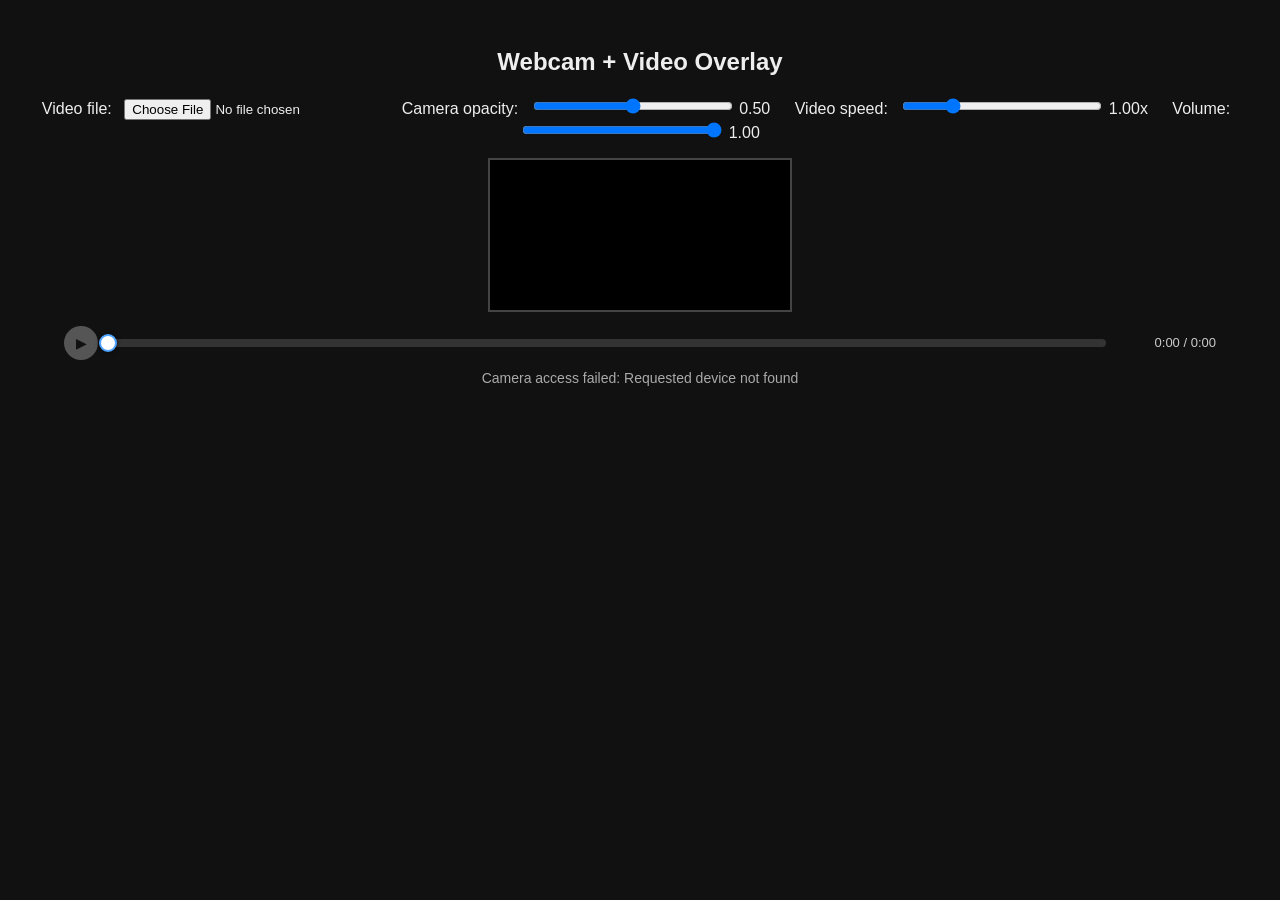
<file: app_overlay/webcam-video-overlay (4).html>
<!DOCTYPE html>
<html lang="en">
<head>
<meta charset="UTF-8">
<title>Webcam + Video Overlay</title>
<style>
  body {
    background: #111;
    color: #eee;
    font-family: sans-serif;
    text-align: center;
    padding: 20px;
  }
  #controls {
    margin-bottom: 16px;
  }
  input[type="range"] {
    width: 200px;
  }
  canvas {
    border: 2px solid #444;
    background: #000;
    max-width: 90vw;
    display: block;
    margin: 0 auto;
  }
  label {
    margin-right: 8px;
  }
  #status {
    margin-top: 10px;
    font-size: 14px;
    color: #aaa;
  }

  /* --- Progress bar / play button --- */
  #progressWrap {
    max-width: 90vw;
    margin: 14px auto 0;
    display: flex;
    align-items: center;
    gap: 10px;
  }
  #playPauseBtn {
    flex: 0 0 auto;
    width: 34px;
    height: 34px;
    border-radius: 50%;
    border: none;
    background: #4da3ff;
    color: #111;
    cursor: pointer;
    font-size: 14px;
    display: flex;
    align-items: center;
    justify-content: center;
    line-height: 1;
  }
  #playPauseBtn:disabled {
    background: #555;
    cursor: not-allowed;
  }
  #progressBar {
    position: relative;
    flex: 1;
    height: 8px;
    background: #333;
    border-radius: 4px;
    cursor: pointer;
    user-select: none;
  }
  #progressFill {
    position: absolute;
    left: 0;
    top: 0;
    height: 100%;
    width: 0%;
    background: #4da3ff;
    border-radius: 4px;
    pointer-events: none;
  }
  #progressThumb {
    position: absolute;
    top: 50%;
    left: 0%;
    width: 14px;
    height: 14px;
    background: #fff;
    border: 2px solid #4da3ff;
    border-radius: 50%;
    transform: translate(-50%, -50%);
    box-shadow: 0 0 4px rgba(0,0,0,0.6);
    cursor: grab;
  }
  #progressThumb:active {
    cursor: grabbing;
  }
  #timeLabel {
    font-size: 13px;
    color: #ccc;
    min-width: 100px;
    text-align: right;
    font-variant-numeric: tabular-nums;
  }
</style>
</head>
<body>

<h2>Webcam + Video Overlay</h2>

<div id="controls">
  <label for="videoFile">Video file:</label>
  <input type="file" id="videoFile" accept="video/*">

  <label for="alpha" style="margin-left: 20px;">Camera opacity:</label>
  <input type="range" id="alpha" min="0" max="1" step="0.01" value="0.5">
  <span id="alphaVal">0.50</span>

  <label for="speed" style="margin-left: 20px;">Video speed:</label>
  <input type="range" id="speed" min="0.1" max="4" step="0.1" value="1">
  <span id="speedVal">1.00x</span>

  <label for="volume" style="margin-left: 20px;">Volume:</label>
  <input type="range" id="volume" min="0" max="1" step="0.01" value="1">
  <span id="volumeVal">1.00</span>
</div>

<canvas id="canvas"></canvas>

<div id="progressWrap">
  <button id="playPauseBtn" disabled aria-label="Play">&#9654;</button>
  <div id="progressBar">
    <div id="progressFill"></div>
    <div id="progressThumb"></div>
  </div>
  <div id="timeLabel">0:00 / 0:00</div>
</div>

<div id="status">Select a video file and allow camera access to begin.</div>

<!-- Hidden source elements -->
<video id="camVideo" autoplay muted playsinline style="display:none;"></video>
<video id="fileVideo" loop playsinline style="display:none;"></video>

<script>
const canvas = document.getElementById('canvas');
const ctx = canvas.getContext('2d');
const camVideo = document.getElementById('camVideo');
const fileVideo = document.getElementById('fileVideo');
const videoFileInput = document.getElementById('videoFile');
const alphaSlider = document.getElementById('alpha');
const alphaVal = document.getElementById('alphaVal');
const speedSlider = document.getElementById('speed');
const speedVal = document.getElementById('speedVal');
const volumeSlider = document.getElementById('volume');
const volumeVal = document.getElementById('volumeVal');
const statusEl = document.getElementById('status');

const progressBar = document.getElementById('progressBar');
const progressFill = document.getElementById('progressFill');
const progressThumb = document.getElementById('progressThumb');
const timeLabel = document.getElementById('timeLabel');
const playPauseBtn = document.getElementById('playPauseBtn');

let alpha = parseFloat(alphaSlider.value);
let camReady = false;
let fileReady = false;
let rafId = null;
let isScrubbing = false;
let wasPlayingBeforeScrub = false;

alphaSlider.addEventListener('input', () => {
  alpha = parseFloat(alphaSlider.value);
  alphaVal.textContent = alpha.toFixed(2);
});

speedSlider.addEventListener('input', () => {
  const rate = parseFloat(speedSlider.value);
  fileVideo.playbackRate = rate;
  speedVal.textContent = rate.toFixed(2) + 'x';
});

volumeSlider.addEventListener('input', () => {
  const vol = parseFloat(volumeSlider.value);
  fileVideo.volume = vol;
  volumeVal.textContent = vol.toFixed(2);
});

// Load the chosen video file into the hidden <video> element
videoFileInput.addEventListener('change', () => {
  const file = videoFileInput.files[0];
  if (!file) return;

  const url = URL.createObjectURL(file);
  fileVideo.src = url;
  fileReady = false;

  fileVideo.addEventListener('loadedmetadata', () => {
    fileReady = true;
    fileVideo.playbackRate = parseFloat(speedSlider.value);
    fileVideo.muted = false;
    fileVideo.volume = parseFloat(volumeSlider.value);
    playPauseBtn.disabled = false;
    fileVideo.play().catch(err => {
      // Some browsers still block unmuted autoplay even after a user
      // gesture on the file input — fall back to muted playback and
      // let the user unmute via the volume slider/click.
      console.error('Video play error:', err);
      statusEl.textContent = 'Autoplay with sound was blocked — click the video controls or adjust volume to enable audio.';
    });
    trySizeCanvas();
    tryStartLoop();
    updateProgressUI();
    updatePlayPauseUI();
  }, { once: true });
});

// Start the webcam
async function startCamera() {
  try {
    const stream = await navigator.mediaDevices.getUserMedia({ video: true });
    camVideo.srcObject = stream;
    await camVideo.play();
    camReady = true;
    trySizeCanvas();
    tryStartLoop();
  } catch (err) {
    statusEl.textContent = 'Camera access failed: ' + err.message;
    console.error(err);
  }
}

// Size the canvas to match the camera's resolution (mirrors the Python
// script's approach of matching dimensions, but here we size the canvas
// to the camera and resize the video frame to fit each draw call)
function trySizeCanvas() {
  if (camReady && camVideo.videoWidth) {
    canvas.width = camVideo.videoWidth;
    canvas.height = camVideo.videoHeight;
  }
}

function tryStartLoop() {
  if (camReady && fileReady && rafId === null) {
    statusEl.textContent = 'Overlay running.';
    drawLoop();
  }
}

// Main render loop: draw video frame, then draw camera frame on top
// with reduced opacity (equivalent to cv2.addWeighted blending)
function drawLoop() {
  if (canvas.width && canvas.height) {
    // Draw the file video first, stretched to canvas size
    ctx.globalAlpha = 1 - alpha;
    ctx.drawImage(fileVideo, 0, 0, canvas.width, canvas.height);

    // Draw the camera frame on top with the chosen opacity
    ctx.globalAlpha = alpha;
    ctx.drawImage(camVideo, 0, 0, canvas.width, canvas.height);

    ctx.globalAlpha = 1; // reset
  }

  if (!isScrubbing) updateProgressUI();

  rafId = requestAnimationFrame(drawLoop);
}

// If the file video ends and looping somehow doesn't kick in, restart it
fileVideo.addEventListener('ended', () => {
  fileVideo.currentTime = 0;
  fileVideo.play().catch(() => {});
});

/* ---------------- Play / Pause ---------------- */

function updatePlayPauseUI() {
  if (fileVideo.paused) {
    playPauseBtn.innerHTML = '&#9654;'; // play triangle
    playPauseBtn.setAttribute('aria-label', 'Play');
  } else {
    playPauseBtn.innerHTML = '&#10074;&#10074;'; // pause bars
    playPauseBtn.setAttribute('aria-label', 'Pause');
  }
}

playPauseBtn.addEventListener('click', () => {
  if (!fileReady) return;
  if (fileVideo.paused) {
    fileVideo.play().catch(() => {});
  } else {
    fileVideo.pause();
  }
});

fileVideo.addEventListener('play', updatePlayPauseUI);
fileVideo.addEventListener('pause', updatePlayPauseUI);

/* ---------------- Progress bar / scrub thumb ---------------- */

function formatTime(sec) {
  if (!isFinite(sec) || sec < 0) sec = 0;
  const m = Math.floor(sec / 60);
  const s = Math.floor(sec % 60);
  return m + ':' + String(s).padStart(2, '0');
}

function updateProgressUI() {
  const duration = fileVideo.duration;
  if (!duration || !isFinite(duration)) {
    progressFill.style.width = '0%';
    progressThumb.style.left = '0%';
    timeLabel.textContent = formatTime(0) + ' / ' + formatTime(0);
    return;
  }
  const pct = Math.min(1, Math.max(0, fileVideo.currentTime / duration)) * 100;
  progressFill.style.width = pct + '%';
  progressThumb.style.left = pct + '%';
  timeLabel.textContent = formatTime(fileVideo.currentTime) + ' / ' + formatTime(duration);
}

// Given a clientX position, compute the corresponding time and seek to it
function seekToClientX(clientX) {
  if (!fileVideo.duration || !isFinite(fileVideo.duration)) return;
  const rect = progressBar.getBoundingClientRect();
  let pct = (clientX - rect.left) / rect.width;
  pct = Math.min(1, Math.max(0, pct));
  fileVideo.currentTime = pct * fileVideo.duration;
  progressFill.style.width = (pct * 100) + '%';
  progressThumb.style.left = (pct * 100) + '%';
  timeLabel.textContent = formatTime(fileVideo.currentTime) + ' / ' + formatTime(fileVideo.duration);
}

function startScrub(clientX) {
  if (!fileReady) return;
  isScrubbing = true;
  wasPlayingBeforeScrub = !fileVideo.paused;
  fileVideo.pause();
  seekToClientX(clientX);
}

function moveScrub(clientX) {
  if (!isScrubbing) return;
  seekToClientX(clientX);
}

function endScrub() {
  if (!isScrubbing) return;
  isScrubbing = false;
  if (wasPlayingBeforeScrub) {
    fileVideo.play().catch(() => {});
  }
}

// Mouse events
progressBar.addEventListener('mousedown', (e) => {
  startScrub(e.clientX);
  e.preventDefault();
});
window.addEventListener('mousemove', (e) => {
  if (isScrubbing) moveScrub(e.clientX);
});
window.addEventListener('mouseup', () => endScrub());

// Touch events (mobile)
progressBar.addEventListener('touchstart', (e) => {
  startScrub(e.touches[0].clientX);
}, { passive: true });
window.addEventListener('touchmove', (e) => {
  if (isScrubbing) moveScrub(e.touches[0].clientX);
}, { passive: true });
window.addEventListener('touchend', () => endScrub());

// Keep the label in sync even before playback starts / while paused
fileVideo.addEventListener('timeupdate', () => {
  if (!isScrubbing) updateProgressUI();
});
fileVideo.addEventListener('loadedmetadata', updateProgressUI);

startCamera();
</script>

</body>
</html>
</file>
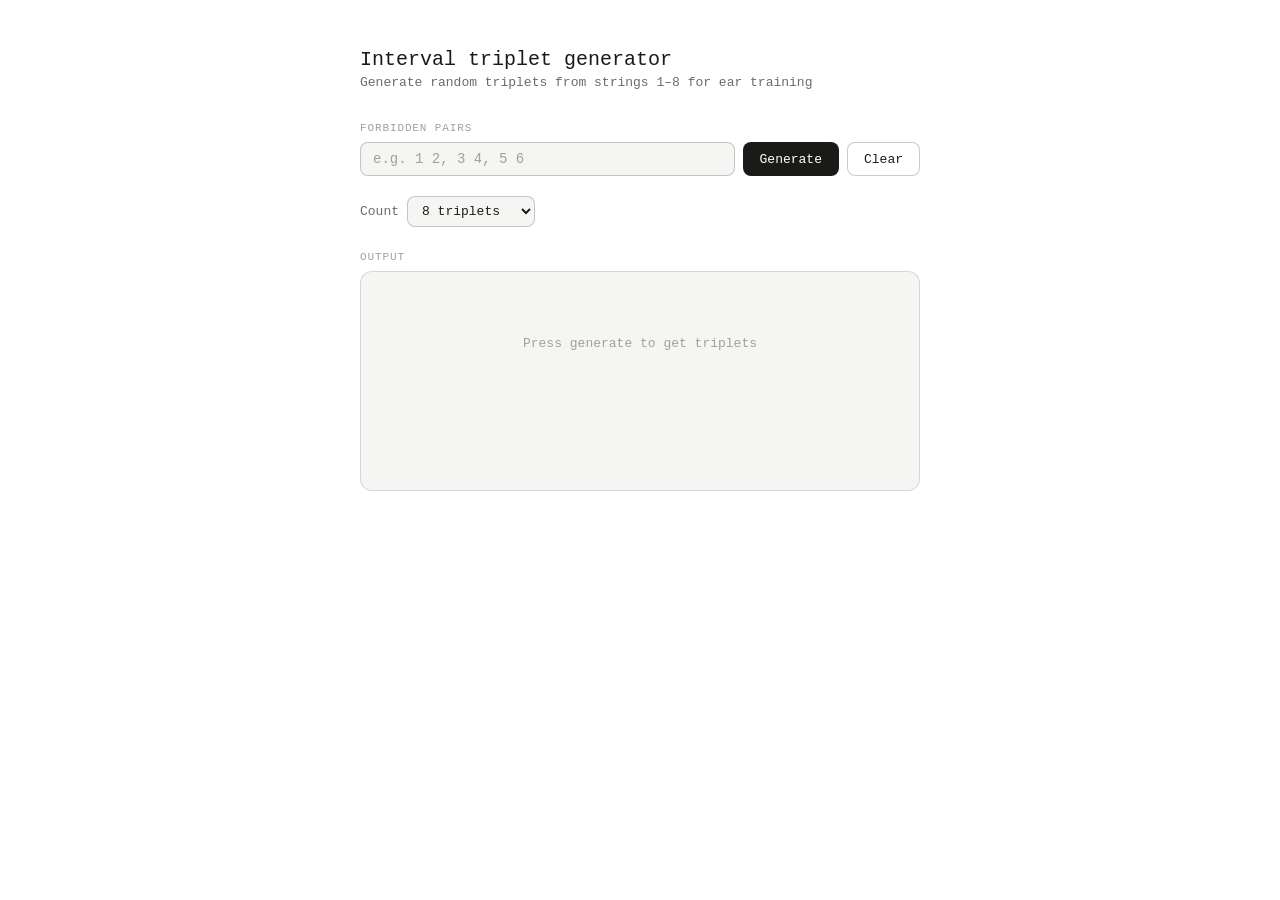
<file: terminal_app_one/generate_random_triplets.html>
<!DOCTYPE html>
<html lang="en">
<head>
  <meta charset="UTF-8" />
  <meta name="viewport" content="width=device-width, initial-scale=1.0"/>
  <title>Fretboard Interval Triplet Generator</title>
  <style>
    *, *::before, *::after { box-sizing: border-box; margin: 0; padding: 0; }

    :root {
      --bg: #ffffff;
      --bg-secondary: #f5f5f4;
      --border: rgba(0,0,0,0.12);
      --border-secondary: rgba(0,0,0,0.2);
      --text: #1a1a18;
      --text-secondary: #6b6b67;
      --text-tertiary: #a0a09c;
      --radius-md: 8px;
      --radius-lg: 12px;
      --font-mono: 'Courier New', Courier, monospace;
    }

    @media (prefers-color-scheme: dark) {
      :root {
        --bg: #1e1e1c;
        --bg-secondary: #2a2a28;
        --border: rgba(255,255,255,0.1);
        --border-secondary: rgba(255,255,255,0.2);
        --text: #f0ede8;
        --text-secondary: #a0a09c;
        --text-tertiary: #6b6b67;
      }
    }

    body {
      background: var(--bg);
      color: var(--text);
      font-family: var(--font-mono);
      min-height: 100vh;
      display: flex;
      justify-content: center;
      padding: 3rem 1.5rem;
    }

    .app {
      width: 100%;
      max-width: 560px;
    }

    .header {
      margin-bottom: 2rem;
    }

    .header h1 {
      font-size: 20px;
      font-weight: 500;
      color: var(--text);
      margin-bottom: 4px;
    }

    .header p {
      font-size: 13px;
      color: var(--text-secondary);
    }

    .section-label {
      font-size: 11px;
      font-weight: 500;
      letter-spacing: 0.08em;
      color: var(--text-tertiary);
      text-transform: uppercase;
      margin-bottom: 8px;
    }

    .input-row {
      display: flex;
      gap: 8px;
      margin-bottom: 1.25rem;
    }

    .input-row input {
      flex: 1;
      font-family: var(--font-mono);
      font-size: 14px;
      padding: 8px 12px;
      background: var(--bg-secondary);
      border: 0.5px solid var(--border-secondary);
      border-radius: var(--radius-md);
      color: var(--text);
      outline: none;
    }

    .input-row input:focus {
      border-color: var(--text-secondary);
      box-shadow: 0 0 0 2px rgba(0,0,0,0.06);
    }

    .input-row input::placeholder {
      color: var(--text-tertiary);
    }

    .btn {
      padding: 8px 16px;
      font-size: 13px;
      font-family: var(--font-mono);
      background: var(--bg);
      border: 0.5px solid var(--border-secondary);
      border-radius: var(--radius-md);
      color: var(--text);
      cursor: pointer;
      white-space: nowrap;
      transition: background 0.1s, transform 0.1s;
    }

    .btn:hover { background: var(--bg-secondary); }
    .btn:active { transform: scale(0.98); }

    .btn-primary {
      background: var(--text);
      color: var(--bg);
      border-color: transparent;
    }

    .btn-primary:hover { opacity: 0.85; background: var(--text); }

    .count-row {
      display: flex;
      gap: 8px;
      align-items: center;
      margin-bottom: 1.5rem;
    }

    .count-row label {
      font-size: 13px;
      color: var(--text-secondary);
    }

    .count-row select {
      font-family: var(--font-mono);
      font-size: 13px;
      padding: 6px 10px;
      background: var(--bg-secondary);
      border: 0.5px solid var(--border-secondary);
      border-radius: var(--radius-md);
      color: var(--text);
      cursor: pointer;
      outline: none;
    }

    .output-area {
      background: var(--bg-secondary);
      border: 0.5px solid var(--border);
      border-radius: var(--radius-lg);
      padding: 1rem 1.25rem;
      min-height: 220px;
    }

    .output-line {
      display: flex;
      align-items: center;
      gap: 12px;
      padding: 6px 0;
      border-bottom: 0.5px solid var(--border);
    }

    .output-line:last-child { border-bottom: none; }

    .line-num {
      font-size: 11px;
      color: var(--text-tertiary);
      min-width: 18px;
      text-align: right;
    }

    .triplet {
      display: flex;
      gap: 8px;
    }

    .num-badge {
      width: 30px;
      height: 30px;
      display: flex;
      align-items: center;
      justify-content: center;
      border-radius: var(--radius-md);
      font-size: 13px;
      font-weight: 500;
      background: var(--bg);
      border: 0.5px solid var(--border-secondary);
      color: var(--text);
    }

    .placeholder {
      font-size: 13px;
      color: var(--text-tertiary);
      padding: 3rem 0;
      text-align: center;
    }

    .status {
      font-size: 12px;
      color: var(--text-tertiary);
      margin-top: 8px;
      min-height: 18px;
    }
  </style>
</head>
<body>

  <div class="app">
    <div class="header">
      <h1>Interval triplet generator</h1>
      <p>Generate random triplets from strings 1–8 for ear training</p>
    </div>

    <div class="section-label">Forbidden pairs</div>
    <div class="input-row">
      <input type="text" id="forbidden" placeholder="e.g. 1 2, 3 4, 5 6" />
      <button class="btn btn-primary" onclick="generate()">Generate</button>
      <button class="btn" onclick="clearAll()">Clear</button>
    </div>

    <div class="count-row">
      <label>Count</label>
      <select id="count">
        <option value="4">4 triplets</option>
        <option value="8" selected>8 triplets</option>
        <option value="12">12 triplets</option>
        <option value="16">16 triplets</option>
      </select>
    </div>

    <div class="section-label">Output</div>
    <div class="output-area" id="output">
      <div class="placeholder">Press generate to get triplets</div>
    </div>
    <div class="status" id="status"></div>
  </div>

  <script>
    function parseForbiddenPairs(input) {
      const s = new Set();
      input.split(",").forEach(pair => {
        const nums = pair.trim().split(/\s+/);
        if (nums.length === 2 && nums[0] && nums[1]) {
          s.add(nums[0] + " " + nums[1]);
          s.add(nums[1] + " " + nums[0]);
        }
      });
      return s;
    }

    function generateUniqueTriplet() {
      const set = new Set();
      while (set.size < 3) set.add(Math.floor(Math.random() * 8) + 1);
      return Array.from(set);
    }

    function containsForbidden(t, fp) {
      return fp.has(t[0]+" "+t[1]) || fp.has(t[0]+" "+t[2]) || fp.has(t[1]+" "+t[2]);
    }

    function generate() {
      const input = document.getElementById("forbidden").value.trim();
      const count = parseInt(document.getElementById("count").value);
      const fp = parseForbiddenPairs(input);
      const out = document.getElementById("output");
      const status = document.getElementById("status");
      const triplets = [];
      let attempts = 0;

      for (let i = 0; i < count; i++) {
        let t;
        do {
          t = generateUniqueTriplet();
          attempts++;
          if (attempts > 10000) {
            status.textContent = "Warning: too many forbidden pairs — some triplets may repeat.";
            break;
          }
        } while (containsForbidden(t, fp));
        triplets.push(t);
      }

      out.innerHTML = triplets.map((t, i) => `
        <div class="output-line">
          <span class="line-num">${i + 1}</span>
          <div class="triplet">
            ${t.map(n => `<div class="num-badge">${n}</div>`).join("")}
          </div>
        </div>
      `).join("");

      if (attempts <= 10000) {
        status.textContent = `Generated ${count} triplets` +
          (fp.size > 0 ? ` with ${fp.size / 2} forbidden pair(s)` : "");
      }
    }

    function clearAll() {
      document.getElementById("forbidden").value = "";
      document.getElementById("output").innerHTML = '<div class="placeholder">Press generate to get triplets</div>';
      document.getElementById("status").textContent = "";
    }

    document.getElementById("forbidden").addEventListener("keydown", e => {
      if (e.key === "Enter") generate();
    });
  </script>

</body>
</html>
</file>
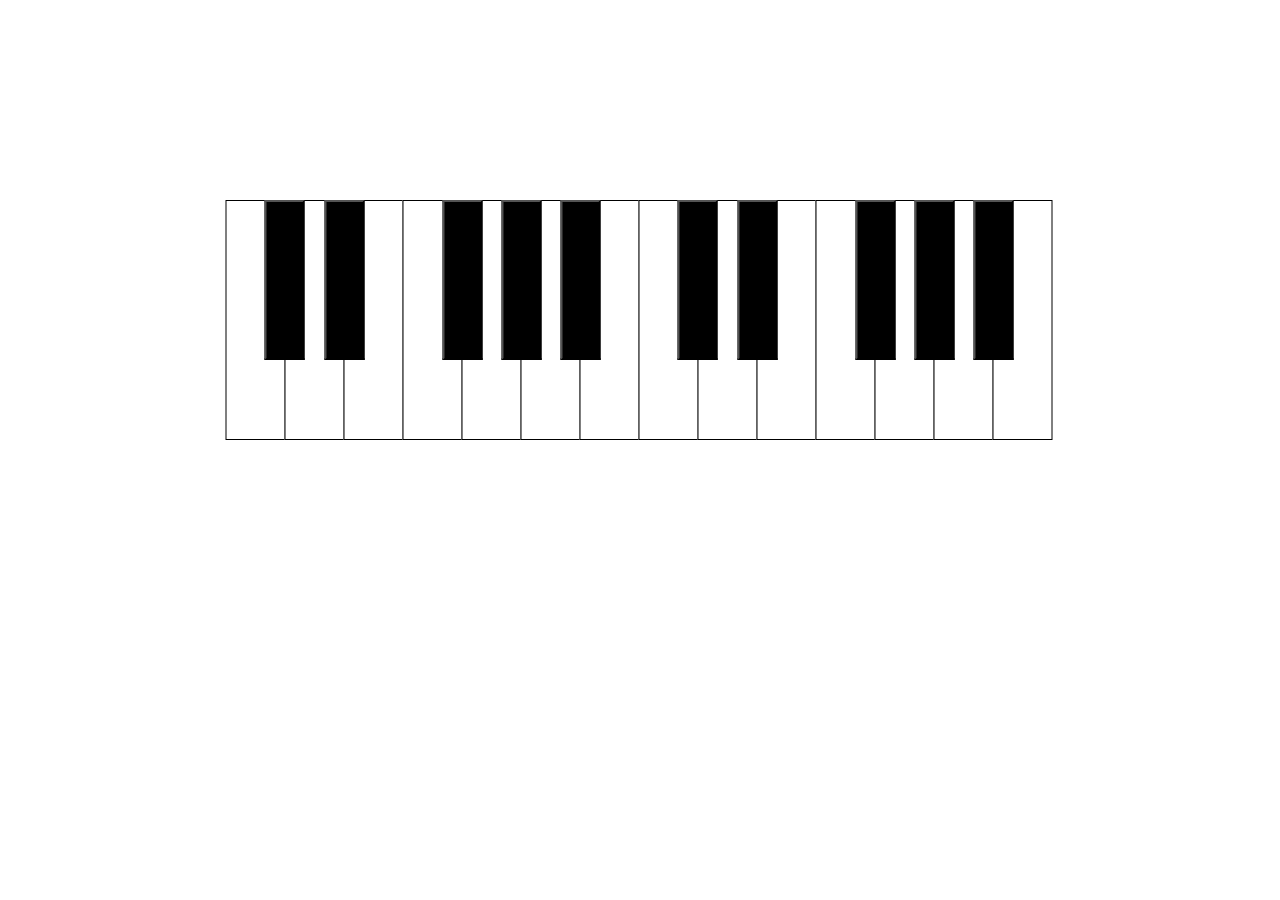
<file: terminal_app_piano/show_intervals_in_piano.html>
<!DOCTYPE html>
<html>
	<head>
		<link rel="stylesheet" type="text/css" href="style.css">
		<!--webpage tab name -->
		<title>My Website</title>
	</head>
	<!--webpage content-->
	<body>

		<div id="piano">
			<!-- Octave 1 -->
			<button id="C1"  class="key white"></button>
			<button id="C#1" class="key black"></button>
			<button id="D1"  class="key white"></button>
			<button id="D#1" class="key black"></button>
			<button id="E1"  class="key white"></button>
			<button id="F1"  class="key white"></button>
			<button id="F#1" class="key black"></button>
			<button id="G1"  class="key white"></button>
			<button id="G#1" class="key black"></button>
			<button id="A1"  class="key white"></button>
			<button id="A#1" class="key black"></button>
			<button id="B1"  class="key white"></button>

			<!-- Octave 2 -->
			<button id="C2"  class="key white"></button>
			<button id="C#2" class="key black"></button>
			<button id="D2"  class="key white"></button>
			<button id="D#2" class="key black"></button>
			<button id="E2"  class="key white"></button>
			<button id="F2"  class="key white"></button>
			<button id="F#2" class="key black"></button>
			<button id="G2"  class="key white"></button>
			<button id="G#2" class="key black"></button>
			<button id="A2"  class="key white"></button>
			<button id="A#2" class="key black"></button>
			<button id="B2"  class="key white"></button>

			<div id="line"></div>

		</div>
		<script src="main.js"></script> <!--tells to use this javascript file-->
	</body>
</html>
</file>
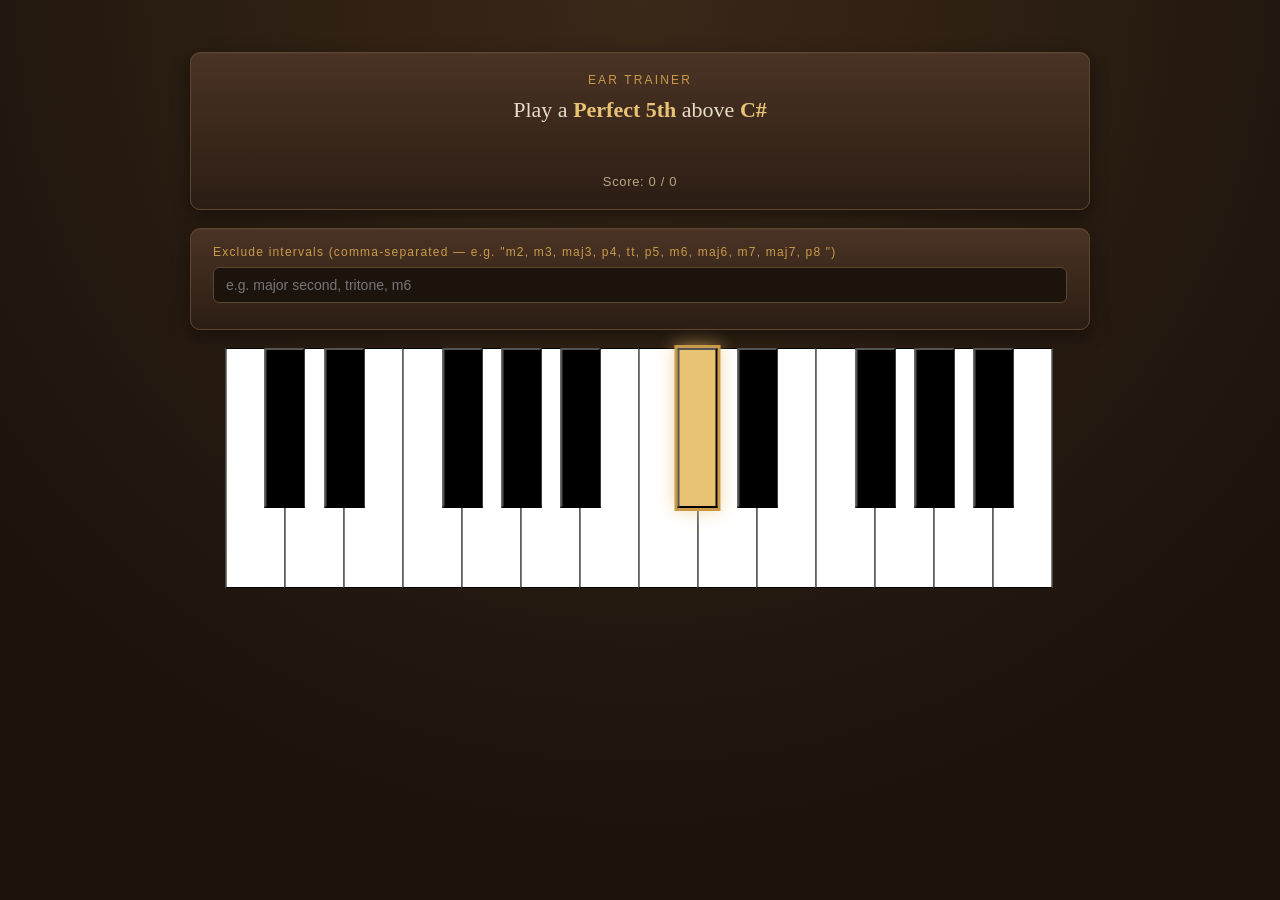
<file: terminal_app_piano/test_intervals/test_piano_intervals_app.html>
<!DOCTYPE html>
<html lang="en">
<head>
<meta charset="UTF-8">
<title>Interval Ear Trainer</title>
<style>
  :root {
    --wood-dark: #2b1d14;
    --wood-mid: #4a3324;
    --key-cream: #f6efe2;
    --key-black: #1a1410;
    --brass: #c99a4a;
    --brass-glow: #e9c374;
    --correct: #4f9c6c;
    --incorrect: #b3503f;
    --text-soft: #e8ddc7;
    --muted: #b7a888;
  }

  * { box-sizing: border-box; }

  body {
    margin: 0;
    min-height: 100vh;
    display: flex;
    align-items: center;
    justify-content: center;
    background: radial-gradient(circle at 50% 0%, #3a2818, #1c130c 75%);
    font-family: 'Georgia', 'Iowan Old Style', serif;
    color: var(--text-soft);
    padding: 32px 16px;
  }

  #app {
    display: flex;
    flex-direction: column;
    align-items: center;
    gap: 18px;
    max-width: 900px;
    width: 100%;
  }

  #info {
    text-align: center;
    background: linear-gradient(180deg, var(--wood-mid), var(--wood-dark));
    border: 1px solid #5c4630;
    border-radius: 10px;
    padding: 20px 28px;
    width: 100%;
    box-shadow: 0 6px 18px rgba(0,0,0,0.4), inset 0 1px 0 rgba(255,255,255,0.04);
  }

  #eyebrow {
    letter-spacing: 0.18em;
    text-transform: uppercase;
    font-size: 12px;
    color: var(--brass);
    font-family: 'Helvetica Neue', Arial, sans-serif;
    margin-bottom: 8px;
  }

  #instruction {
    font-size: 22px;
    line-height: 1.4;
  }

  #instruction b {
    color: var(--brass-glow);
  }

  #feedback {
    min-height: 28px;
    margin-top: 10px;
    font-size: 17px;
    font-weight: bold;
    font-family: 'Helvetica Neue', Arial, sans-serif;
    transition: opacity 0.2s ease;
  }

  #feedback.correct { color: var(--correct); }
  #feedback.incorrect { color: var(--incorrect); }
  #feedback.warn { color: var(--brass-glow); }

  #score {
    margin-top: 10px;
    font-size: 13px;
    font-family: 'Helvetica Neue', Arial, sans-serif;
    color: var(--muted);
    letter-spacing: 0.05em;
  }

  #filter-panel {
    width: 100%;
    background: linear-gradient(180deg, var(--wood-mid), var(--wood-dark));
    border: 1px solid #5c4630;
    border-radius: 10px;
    padding: 16px 22px;
    box-shadow: 0 6px 18px rgba(0,0,0,0.4), inset 0 1px 0 rgba(255,255,255,0.04);
    font-family: 'Helvetica Neue', Arial, sans-serif;
  }

  #filter-panel label {
    display: block;
    font-size: 12px;
    letter-spacing: 0.1em;

    color: var(--brass);
    margin-bottom: 8px;
  }

  #excludeInput {
    width: 100%;
    background: #1c130c;
    border: 1px solid #5c4630;
    border-radius: 6px;
    color: var(--text-soft);
    font-size: 14px;
    padding: 9px 12px;
    font-family: 'Helvetica Neue', Arial, sans-serif;
    outline: none;
  }

  #excludeInput:focus {
    border-color: var(--brass);
  }

  #excludeMeta {
    margin-top: 10px;
    font-size: 12px;
    display: flex;
    flex-wrap: wrap;
    gap: 6px;
    align-items: center;
  }

  .chip {
    background: rgba(201, 154, 74, 0.16);
    border: 1px solid var(--brass);
    color: var(--brass-glow);
    border-radius: 999px;
    padding: 3px 10px;
    font-size: 12px;
  }

  .chip.unrecognized {
    border-color: var(--incorrect);
    color: #e0a99b;
    background: rgba(179, 80, 63, 0.14);
  }

  /* #piano-stage just reserves layout space and gives the original
     absolutely-positioned #piano block a local point of reference, so it
     centers within this box instead of jumping to the middle of the whole
     viewport and overlapping the panels above it. */
  #piano-stage {
    position: relative;
    width: 827px;
    max-width: 100%;
    height: 500px;
  }

  /* ===== original piano styling, unchanged ===== */
  #piano {
    /*box model*/
    width: 827px;   /* 14 white keys: 14*60 - 13*1 = 827 */
    height: 500px;
    /*color*/
    
    /*position in the screen*/
    position: absolute; /* here positioned relative to #piano-stage */
    left: 50%; /* left border of your element will be at the center */
    top: 50%; /* the top border of your elemtn will be at the center */
    transform: translate(-50%, -50%); /*used to offset the element by -50% of its own width*/
    /*extra*/
    display: flex;  /*get rid of gaps in between*/
  }
  .white {
    /*box model*/
    width: 60px;
    height: 240px;
    margin-left: -1px;  /*creates margin space, overlap over border*/
    /*color*/
    border: 1px solid black;
    background-color: white;
  }
  .black {
    /*box model*/
    width: 40px;
    height: 160px;
    margin-left: 38.25px;  /*creates margin space*/
    /*color*/
    background-color: black;
    /*position in the screen*/
    position: absolute; /* here positioned realitve to div piano  */
    z-index: 1;  /*stack on top of other elements*/
    /*top: 0;  make sure the top aligns with div piano */
  }
  /*while button is pressed then it will become grey*/
  .pressed {
    background-color: grey;
  }
  /*makes all buttons span red (the text that appears when pressed)*/
  button span {
    color: red;
    font-weight: bold;
  }
  /* ===== Octave 1 black keys (unchanged math from the original) ===== */
  #C\#1 {
    left: 0px;
  }
  #D\#1 {
    left: 59.25px;
  }
  #F\#1 {
    left: 177.25px;  /*59px mult by 3 get whole num +0.25*/
  }
  #G\#1 {
    left: 236.25px;  /*59px mult by 4 get whole num +0.25*/
  }
  #A\#1 {
    left: 295.25px;  /*59px mult by 5 get whole num +0.25*/
  }
  /* ===== Octave 2 black keys =====
     One octave = 7 white keys wide.
     step per white key = 59px (60px width - 1px overlap margin)
     octave offset = 7 * 59 = 413px, added to every octave-1 value */
  #C\#2 {
    left: 413px;        /* 0 + 413 */
  }
  #D\#2 {
    left: 472.25px;     /* 59.25 + 413 */
  }
  #F\#2 {
    left: 590.25px;     /* 177.25 + 413 */
  }
  #G\#2 {
    left: 649.25px;     /* 236.25 + 413 */
  }
  #A\#2 {
    left: 708.25px;     /* 295.25 + 413 */
  }
  /*debug alignment, i messed up somewehre . dont fix it*/
  #line {
    border-left: 1px solid black;
    height: 0px; /*300 or any other value */
    margin-left: -1px;  /*creates margin space*/
    color: red;
    z-index: 2;  /*stack on top of other elements*/
  }

  /* ===== quiz-mode additions on top of the original key styles ===== */
  .root-highlight {
    background-color: var(--brass-glow) !important;
    box-shadow: 0 0 0 3px var(--brass), 0 0 18px 2px rgba(233, 195, 116, 0.7);
  }

  .flash-correct {
    background-color: var(--correct) !important;
    box-shadow: 0 0 16px 3px rgba(79, 156, 108, 0.8) !important;
  }

  .flash-incorrect {
    background-color: var(--incorrect) !important;
    box-shadow: 0 0 16px 3px rgba(179, 80, 63, 0.8) !important;
  }
</style>
</head>
<body>

<div id="app">
  <div id="info">
    <div id="eyebrow">Ear Trainer</div>
    <div id="instruction">Loading first question…</div>
    <div id="feedback"></div>
    <div id="score">Score: 0 / 0</div>
  </div>

  <div id="filter-panel">
    <label for="excludeInput">Exclude intervals (comma-separated — e.g. "m2,
m3, maj3, p4, tt, p5, m6, maj6, m7, maj7, p8 ")</label>
    <input type="text" id="excludeInput" placeholder="e.g. major second, tritone, m6">
    <div id="excludeMeta"></div>
  </div>

  <div id="piano-stage">
    <div id="piano">
      <!-- Octave 1 -->
      <button id="C1"  class="key white"></button>
      <button id="C#1" class="key black"></button>
      <button id="D1"  class="key white"></button>
      <button id="D#1" class="key black"></button>
      <button id="E1"  class="key white"></button>
      <button id="F1"  class="key white"></button>
      <button id="F#1" class="key black"></button>
      <button id="G1"  class="key white"></button>
      <button id="G#1" class="key black"></button>
      <button id="A1"  class="key white"></button>
      <button id="A#1" class="key black"></button>
      <button id="B1"  class="key white"></button>
      <!-- Octave 2 -->
      <button id="C2"  class="key white"></button>
      <button id="C#2" class="key black"></button>
      <button id="D2"  class="key white"></button>
      <button id="D#2" class="key black"></button>
      <button id="E2"  class="key white"></button>
      <button id="F2"  class="key white"></button>
      <button id="F#2" class="key black"></button>
      <button id="G2"  class="key white"></button>
      <button id="G#2" class="key black"></button>
      <button id="A2"  class="key white"></button>
      <button id="A#2" class="key black"></button>
      <button id="B2"  class="key white"></button>
      <div id="line"></div>
    </div>
  </div>
</div>

<script>
  const noteOrder = ["C", "C#", "D", "D#", "E", "F", "F#", "G", "G#", "A", "A#", "B"];

  function indexToId(idx) {
    const note = noteOrder[idx % 12];
    const octave = Math.floor(idx / 12) + 1;
    return note + octave;
  }

  function niceName(id) {
    // "C#1" -> "C#" (octave dropped for a friendlier prompt, since the
    // highlighted key already shows the player which physical key it is)
    return id.slice(0, -1);
  }

  // Each playable interval: its semitone distance key (matches the old
  // intervalshm scheme), a display label, and every alias a person might
  // type in the filter box. Aliases are matched after stripping spaces/
  // punctuation and lowercasing, so "Major 2nd", "major second", and "M2"
  // all resolve to the same entry.
  const intervalDefs = [
    { key: "0",   label: "Unison",     aliases: ["unison", "p1", "perfectunison"] },
    { key: "0.5", label: "Minor 2nd",  aliases: ["minor2nd", "min2nd", "m2", "minorsecond", "min2"] },
    { key: "1",   label: "Major 2nd",  aliases: ["major2nd", "maj2nd", "m2maj", "majorsecond", "maj2"] },
    { key: "1.5", label: "Minor 3rd",  aliases: ["minor3rd", "min3rd", "m3", "minorthird", "min3"] },
    { key: "2",   label: "Major 3rd",  aliases: ["major3rd", "maj3rd", "majorthird", "maj3"] },
    { key: "2.5", label: "Perfect 4th",aliases: ["perfect4th", "p4", "fourth", "perfectfourth"] },
    { key: "3",   label: "Tritone",    aliases: ["tritone", "tt", "augmented4th", "diminished5th", "aug4", "dim5"] },
    { key: "3.5", label: "Perfect 5th",aliases: ["perfect5th", "p5", "fifth", "perfectfifth"] },
    { key: "4",   label: "Minor 6th",  aliases: ["minor6th", "min6th", "m6", "minorsixth"] },
    { key: "4.5", label: "Major 6th",  aliases: ["major6th", "maj6th", "majorsixth", "maj6"] },
    { key: "5",   label: "Minor 7th",  aliases: ["minor7th", "min7th", "m7", "minorseventh"] },
    { key: "5.5", label: "Major 7th",  aliases: ["major7th", "maj7th", "majorseventh", "maj7"] },
    { key: "6",   label: "Octave",     aliases: ["octave", "p8", "perfectoctave"] }
  ];
  const intervalByKey = new Map(intervalDefs.map(d => [d.key, d]));

  function normalize(str) {
    return str.toLowerCase().replace(/[^a-z0-9]/g, '');
  }

  function findIntervalDef(term) {
    const n = normalize(term);
    if (!n) return null;
    return intervalDefs.find(d => d.aliases.includes(n) || normalize(d.label) === n) || null;
  }

  const buttons = document.querySelectorAll('button.key');
  const instructionEl = document.getElementById('instruction');
  const feedbackEl = document.getElementById('feedback');
  const scoreEl = document.getElementById('score');
  const excludeInput = document.getElementById('excludeInput');
  const excludeMeta = document.getElementById('excludeMeta');

  let correctCount = 0;
  let totalCount = 0;
  let rootIdx = null;
  let targetIdx = null;
  let targetKey = null;
  let awaitingNext = false; // true while showing correct-answer feedback, briefly ignore clicks
  let excludedKeys = new Set(); // interval "key" strings the player has filtered out
  let lastQuestion = null; // { chosenKey, ascending, rootIdx } of the previous question, so we can avoid repeating it

  function clearHighlights() {
    buttons.forEach(b => {
      b.classList.remove('root-highlight', 'flash-correct', 'flash-incorrect');
    });
  }

  function randInt(min, max) {
    return Math.floor(Math.random() * (max - min + 1)) + min;
  }

  function availableKeys() {
    // unison excluded by default too (distance 0 has no interval to hear)
    return intervalDefs
      .filter(d => d.key !== "0")
      .filter(d => !excludedKeys.has(d.key))
      .map(d => d.key);
  }

  // Builds one candidate question (interval, direction, root/target keys)
  // without touching any global state, so newQuestion() can call it
  // repeatedly to roll a different result if it lands on a repeat.
  function generateCandidate(pool) {
    const chosenKey = pool[randInt(0, pool.length - 1)];
    const distance = parseFloat(chosenKey) * 2; // undo the *0.5 packing used for the key strings

    // Pick ascending or descending, then pick a root that keeps the target
    // inside the 24-key (0-23) range for whichever direction was chosen.
    const canAscend = distance <= 23;   // root could be as low as 0
    const canDescend = distance <= 23;  // root could be as high as 23
    let ascending;
    if (canAscend && canDescend) {
      ascending = Math.random() < 0.5;
    } else {
      ascending = canAscend;
    }

    let rIdx, tIdx;
    if (ascending) {
      rIdx = randInt(0, 23 - distance);
      tIdx = rIdx + distance;
    } else {
      rIdx = randInt(distance, 23);
      tIdx = rIdx - distance;
    }

    return { chosenKey, ascending, rootIdx: rIdx, targetIdx: tIdx };
  }

  function isSameAsLast(candidate) {
    return lastQuestion !== null &&
      candidate.chosenKey === lastQuestion.chosenKey &&
      candidate.ascending === lastQuestion.ascending &&
      candidate.rootIdx === lastQuestion.rootIdx;
  }

  function newQuestion() {
    awaitingNext = false;
    clearHighlights();
    feedbackEl.textContent = '';
    feedbackEl.className = '';

    const pool = availableKeys();
    if (pool.length === 0) {
      instructionEl.innerHTML = `All intervals are excluded — remove some filters to keep practicing.`;
      targetIdx = null;
      targetKey = null;
      lastQuestion = null;
      return;
    }

    // Re-roll until the question differs from the previous one (interval,
    // direction, and root note). Capped so a very small pool (e.g. only
    // one interval left, which itself only allows one root) can't loop
    // forever — in that edge case we just accept the repeat.
    let candidate = generateCandidate(pool);
    let attempts = 0;
    while (isSameAsLast(candidate) && attempts < 50) {
      candidate = generateCandidate(pool);
      attempts++;
    }

    rootIdx = candidate.rootIdx;
    targetIdx = candidate.targetIdx;
    targetKey = candidate.chosenKey;
    lastQuestion = { chosenKey: candidate.chosenKey, ascending: candidate.ascending, rootIdx: candidate.rootIdx };

    const label = intervalByKey.get(targetKey).label;
    const rootId = indexToId(rootIdx);
    const direction = candidate.ascending ? 'above' : 'below';

    document.getElementById(rootId).classList.add('root-highlight');
    instructionEl.innerHTML = `Play a <b>${label}</b> ${direction} <b>${niceName(rootId)}</b>`;
  }

  function updateScore() {
    scoreEl.textContent = `Score: ${correctCount} / ${totalCount}`;
  }

  function renderExcludeMeta(recognized, unrecognized) {
    excludeMeta.innerHTML = '';
    recognized.forEach(label => {
      const chip = document.createElement('span');
      chip.className = 'chip';
      chip.textContent = `${label} excluded`;
      excludeMeta.appendChild(chip);
    });
    unrecognized.forEach(term => {
      const chip = document.createElement('span');
      chip.className = 'chip unrecognized';
      chip.textContent = `"${term}" not recognized`;
      excludeMeta.appendChild(chip);
    });
  }

  function applyExcludeFilter() {
    const terms = excludeInput.value.split(',').map(t => t.trim()).filter(Boolean);
    const newExcluded = new Set();
    const recognizedLabels = [];
    const unrecognizedTerms = [];

    terms.forEach(term => {
      const def = findIntervalDef(term);
      if (def) {
        newExcluded.add(def.key);
        if (!recognizedLabels.includes(def.label)) recognizedLabels.push(def.label);
      } else {
        unrecognizedTerms.push(term);
      }
    });

    excludedKeys = newExcluded;
    renderExcludeMeta(recognizedLabels, unrecognizedTerms);

    // if the active question just got filtered out (or the pool emptied /
    // un-emptied), regenerate immediately
    if (targetKey === null || excludedKeys.has(targetKey)) {
      newQuestion();
    }
  }

  let debounceTimer = null;
  excludeInput.addEventListener('input', () => {
    clearTimeout(debounceTimer);
    debounceTimer = setTimeout(applyExcludeFilter, 350);
  });

  buttons.forEach(button => {
    button.addEventListener('mousedown', function () {
      this.classList.add('pressed');
    });
    button.addEventListener('mouseup', function () {
      this.classList.remove('pressed');
    });
    button.addEventListener('mouseleave', function () {
      this.classList.remove('pressed');
    });

    button.addEventListener('click', function () {
      if (awaitingNext || targetIdx === null) return;

      const clickedIdx = indexOfButtonId(this.id);
      const isCorrect = clickedIdx === targetIdx;
      totalCount += 1;

      if (isCorrect) {
        correctCount += 1;
        this.classList.add('flash-correct');
        feedbackEl.textContent = 'Correct!';
        feedbackEl.className = 'correct';
        awaitingNext = true;
        updateScore();
        setTimeout(newQuestion, 900);
      } else {
        this.classList.add('flash-incorrect');
        feedbackEl.textContent = 'Not quite — try again.';
        feedbackEl.className = 'incorrect';
        updateScore();
        setTimeout(() => this.classList.remove('flash-incorrect'), 400);
      }
    });
  });

  function indexOfButtonId(id) {
    const octave = parseInt(id.slice(-1), 10);
    const note = id.slice(0, -1);
    const pitchClass = noteOrder.indexOf(note);
    return pitchClass + (octave - 1) * 12;
  }

  updateScore();
  newQuestion();
</script>

</body>
</html>
</file>
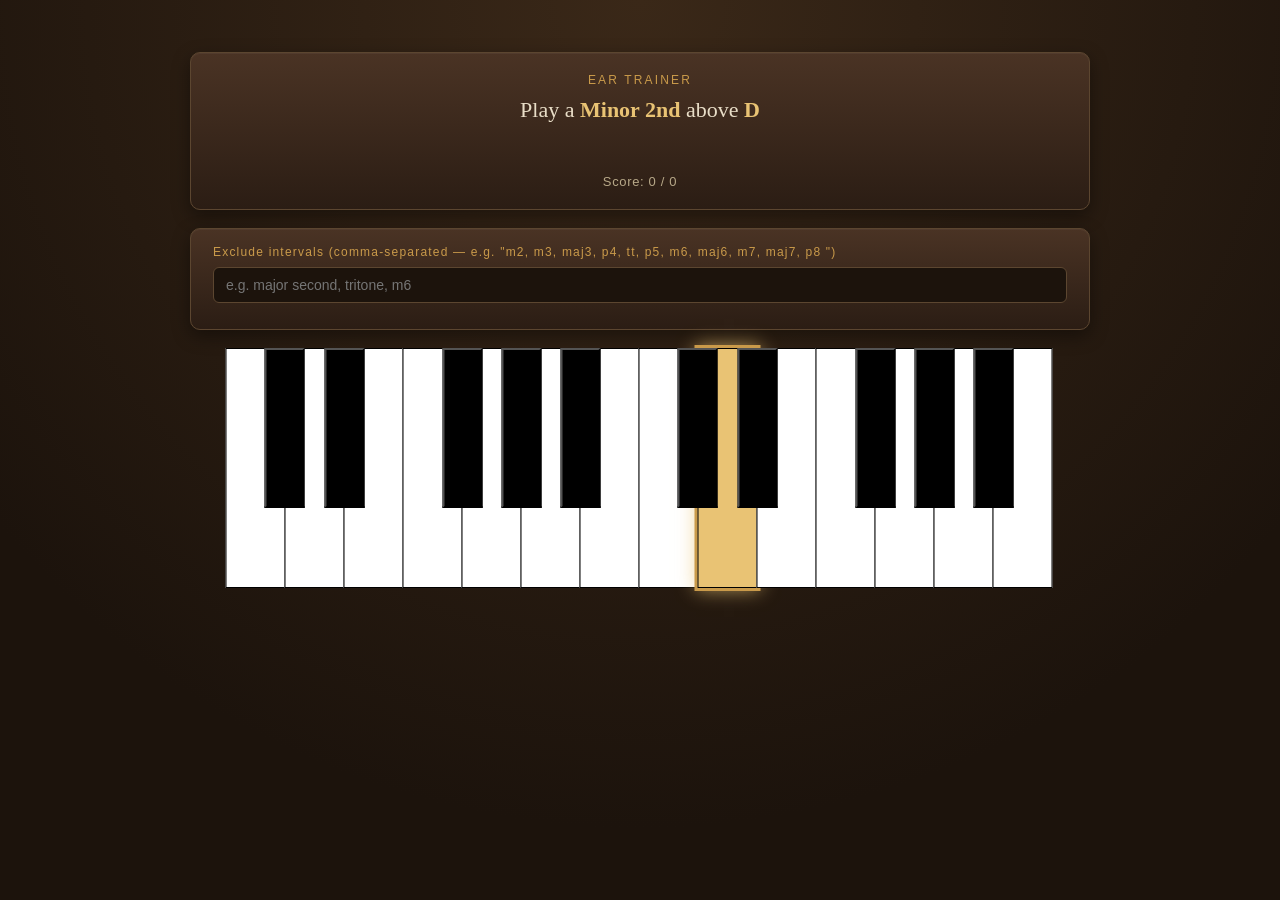
<file: terminal_app_piano/test_intervals/bu/test_piano_intervals_app.html>
<!DOCTYPE html>
<html lang="en">
<head>
<meta charset="UTF-8">
<title>Interval Ear Trainer</title>
<style>
  :root {
    --wood-dark: #2b1d14;
    --wood-mid: #4a3324;
    --key-cream: #f6efe2;
    --key-black: #1a1410;
    --brass: #c99a4a;
    --brass-glow: #e9c374;
    --correct: #4f9c6c;
    --incorrect: #b3503f;
    --text-soft: #e8ddc7;
    --muted: #b7a888;
  }

  * { box-sizing: border-box; }

  body {
    margin: 0;
    min-height: 100vh;
    display: flex;
    align-items: center;
    justify-content: center;
    background: radial-gradient(circle at 50% 0%, #3a2818, #1c130c 75%);
    font-family: 'Georgia', 'Iowan Old Style', serif;
    color: var(--text-soft);
    padding: 32px 16px;
  }

  #app {
    display: flex;
    flex-direction: column;
    align-items: center;
    gap: 18px;
    max-width: 900px;
    width: 100%;
  }

  #info {
    text-align: center;
    background: linear-gradient(180deg, var(--wood-mid), var(--wood-dark));
    border: 1px solid #5c4630;
    border-radius: 10px;
    padding: 20px 28px;
    width: 100%;
    box-shadow: 0 6px 18px rgba(0,0,0,0.4), inset 0 1px 0 rgba(255,255,255,0.04);
  }

  #eyebrow {
    letter-spacing: 0.18em;
    text-transform: uppercase;
    font-size: 12px;
    color: var(--brass);
    font-family: 'Helvetica Neue', Arial, sans-serif;
    margin-bottom: 8px;
  }

  #instruction {
    font-size: 22px;
    line-height: 1.4;
  }

  #instruction b {
    color: var(--brass-glow);
  }

  #feedback {
    min-height: 28px;
    margin-top: 10px;
    font-size: 17px;
    font-weight: bold;
    font-family: 'Helvetica Neue', Arial, sans-serif;
    transition: opacity 0.2s ease;
  }

  #feedback.correct { color: var(--correct); }
  #feedback.incorrect { color: var(--incorrect); }
  #feedback.warn { color: var(--brass-glow); }

  #score {
    margin-top: 10px;
    font-size: 13px;
    font-family: 'Helvetica Neue', Arial, sans-serif;
    color: var(--muted);
    letter-spacing: 0.05em;
  }

  #filter-panel {
    width: 100%;
    background: linear-gradient(180deg, var(--wood-mid), var(--wood-dark));
    border: 1px solid #5c4630;
    border-radius: 10px;
    padding: 16px 22px;
    box-shadow: 0 6px 18px rgba(0,0,0,0.4), inset 0 1px 0 rgba(255,255,255,0.04);
    font-family: 'Helvetica Neue', Arial, sans-serif;
  }

  #filter-panel label {
    display: block;
    font-size: 12px;
    letter-spacing: 0.1em;

    color: var(--brass);
    margin-bottom: 8px;
  }

  #excludeInput {
    width: 100%;
    background: #1c130c;
    border: 1px solid #5c4630;
    border-radius: 6px;
    color: var(--text-soft);
    font-size: 14px;
    padding: 9px 12px;
    font-family: 'Helvetica Neue', Arial, sans-serif;
    outline: none;
  }

  #excludeInput:focus {
    border-color: var(--brass);
  }

  #excludeMeta {
    margin-top: 10px;
    font-size: 12px;
    display: flex;
    flex-wrap: wrap;
    gap: 6px;
    align-items: center;
  }

  .chip {
    background: rgba(201, 154, 74, 0.16);
    border: 1px solid var(--brass);
    color: var(--brass-glow);
    border-radius: 999px;
    padding: 3px 10px;
    font-size: 12px;
  }

  .chip.unrecognized {
    border-color: var(--incorrect);
    color: #e0a99b;
    background: rgba(179, 80, 63, 0.14);
  }

  /* #piano-stage just reserves layout space and gives the original
     absolutely-positioned #piano block a local point of reference, so it
     centers within this box instead of jumping to the middle of the whole
     viewport and overlapping the panels above it. */
  #piano-stage {
    position: relative;
    width: 827px;
    max-width: 100%;
    height: 500px;
  }

  /* ===== original piano styling, unchanged ===== */
  #piano {
    /*box model*/
    width: 827px;   /* 14 white keys: 14*60 - 13*1 = 827 */
    height: 500px;
    /*color*/
    
    /*position in the screen*/
    position: absolute; /* here positioned relative to #piano-stage */
    left: 50%; /* left border of your element will be at the center */
    top: 50%; /* the top border of your elemtn will be at the center */
    transform: translate(-50%, -50%); /*used to offset the element by -50% of its own width*/
    /*extra*/
    display: flex;  /*get rid of gaps in between*/
  }
  .white {
    /*box model*/
    width: 60px;
    height: 240px;
    margin-left: -1px;  /*creates margin space, overlap over border*/
    /*color*/
    border: 1px solid black;
    background-color: white;
  }
  .black {
    /*box model*/
    width: 40px;
    height: 160px;
    margin-left: 38.25px;  /*creates margin space*/
    /*color*/
    background-color: black;
    /*position in the screen*/
    position: absolute; /* here positioned realitve to div piano  */
    z-index: 1;  /*stack on top of other elements*/
    /*top: 0;  make sure the top aligns with div piano */
  }
  /*while button is pressed then it will become grey*/
  .pressed {
    background-color: grey;
  }
  /*makes all buttons span red (the text that appears when pressed)*/
  button span {
    color: red;
    font-weight: bold;
  }
  /* ===== Octave 1 black keys (unchanged math from the original) ===== */
  #C\#1 {
    left: 0px;
  }
  #D\#1 {
    left: 59.25px;
  }
  #F\#1 {
    left: 177.25px;  /*59px mult by 3 get whole num +0.25*/
  }
  #G\#1 {
    left: 236.25px;  /*59px mult by 4 get whole num +0.25*/
  }
  #A\#1 {
    left: 295.25px;  /*59px mult by 5 get whole num +0.25*/
  }
  /* ===== Octave 2 black keys =====
     One octave = 7 white keys wide.
     step per white key = 59px (60px width - 1px overlap margin)
     octave offset = 7 * 59 = 413px, added to every octave-1 value */
  #C\#2 {
    left: 413px;        /* 0 + 413 */
  }
  #D\#2 {
    left: 472.25px;     /* 59.25 + 413 */
  }
  #F\#2 {
    left: 590.25px;     /* 177.25 + 413 */
  }
  #G\#2 {
    left: 649.25px;     /* 236.25 + 413 */
  }
  #A\#2 {
    left: 708.25px;     /* 295.25 + 413 */
  }
  /*debug alignment, i messed up somewehre . dont fix it*/
  #line {
    border-left: 1px solid black;
    height: 0px; /*300 or any other value */
    margin-left: -1px;  /*creates margin space*/
    color: red;
    z-index: 2;  /*stack on top of other elements*/
  }

  /* ===== quiz-mode additions on top of the original key styles ===== */
  .root-highlight {
    background-color: var(--brass-glow) !important;
    box-shadow: 0 0 0 3px var(--brass), 0 0 18px 2px rgba(233, 195, 116, 0.7);
  }

  .flash-correct {
    background-color: var(--correct) !important;
    box-shadow: 0 0 16px 3px rgba(79, 156, 108, 0.8) !important;
  }

  .flash-incorrect {
    background-color: var(--incorrect) !important;
    box-shadow: 0 0 16px 3px rgba(179, 80, 63, 0.8) !important;
  }
</style>
</head>
<body>

<div id="app">
  <div id="info">
    <div id="eyebrow">Ear Trainer</div>
    <div id="instruction">Loading first question…</div>
    <div id="feedback"></div>
    <div id="score">Score: 0 / 0</div>
  </div>

  <div id="filter-panel">
    <label for="excludeInput">Exclude intervals (comma-separated — e.g. "m2,
m3, maj3, p4, tt, p5, m6, maj6, m7, maj7, p8 ")</label>
    <input type="text" id="excludeInput" placeholder="e.g. major second, tritone, m6">
    <div id="excludeMeta"></div>
  </div>

  <div id="piano-stage">
    <div id="piano">
      <!-- Octave 1 -->
      <button id="C1"  class="key white"></button>
      <button id="C#1" class="key black"></button>
      <button id="D1"  class="key white"></button>
      <button id="D#1" class="key black"></button>
      <button id="E1"  class="key white"></button>
      <button id="F1"  class="key white"></button>
      <button id="F#1" class="key black"></button>
      <button id="G1"  class="key white"></button>
      <button id="G#1" class="key black"></button>
      <button id="A1"  class="key white"></button>
      <button id="A#1" class="key black"></button>
      <button id="B1"  class="key white"></button>
      <!-- Octave 2 -->
      <button id="C2"  class="key white"></button>
      <button id="C#2" class="key black"></button>
      <button id="D2"  class="key white"></button>
      <button id="D#2" class="key black"></button>
      <button id="E2"  class="key white"></button>
      <button id="F2"  class="key white"></button>
      <button id="F#2" class="key black"></button>
      <button id="G2"  class="key white"></button>
      <button id="G#2" class="key black"></button>
      <button id="A2"  class="key white"></button>
      <button id="A#2" class="key black"></button>
      <button id="B2"  class="key white"></button>
      <div id="line"></div>
    </div>
  </div>
</div>

<script>
  const noteOrder = ["C", "C#", "D", "D#", "E", "F", "F#", "G", "G#", "A", "A#", "B"];

  function indexToId(idx) {
    const note = noteOrder[idx % 12];
    const octave = Math.floor(idx / 12) + 1;
    return note + octave;
  }

  function niceName(id) {
    // "C#1" -> "C#" (octave dropped for a friendlier prompt, since the
    // highlighted key already shows the player which physical key it is)
    return id.slice(0, -1);
  }

  // Each playable interval: its semitone distance key (matches the old
  // intervalshm scheme), a display label, and every alias a person might
  // type in the filter box. Aliases are matched after stripping spaces/
  // punctuation and lowercasing, so "Major 2nd", "major second", and "M2"
  // all resolve to the same entry.
  const intervalDefs = [
    { key: "0",   label: "Unison",     aliases: ["unison", "p1", "perfectunison"] },
    { key: "0.5", label: "Minor 2nd",  aliases: ["minor2nd", "min2nd", "m2", "minorsecond", "min2"] },
    { key: "1",   label: "Major 2nd",  aliases: ["major2nd", "maj2nd", "m2maj", "majorsecond", "maj2"] },
    { key: "1.5", label: "Minor 3rd",  aliases: ["minor3rd", "min3rd", "m3", "minorthird", "min3"] },
    { key: "2",   label: "Major 3rd",  aliases: ["major3rd", "maj3rd", "majorthird", "maj3"] },
    { key: "2.5", label: "Perfect 4th",aliases: ["perfect4th", "p4", "fourth", "perfectfourth"] },
    { key: "3",   label: "Tritone",    aliases: ["tritone", "tt", "augmented4th", "diminished5th", "aug4", "dim5"] },
    { key: "3.5", label: "Perfect 5th",aliases: ["perfect5th", "p5", "fifth", "perfectfifth"] },
    { key: "4",   label: "Minor 6th",  aliases: ["minor6th", "min6th", "m6", "minorsixth"] },
    { key: "4.5", label: "Major 6th",  aliases: ["major6th", "maj6th", "majorsixth", "maj6"] },
    { key: "5",   label: "Minor 7th",  aliases: ["minor7th", "min7th", "m7", "minorseventh"] },
    { key: "5.5", label: "Major 7th",  aliases: ["major7th", "maj7th", "majorseventh", "maj7"] },
    { key: "6",   label: "Octave",     aliases: ["octave", "p8", "perfectoctave"] }
  ];
  const intervalByKey = new Map(intervalDefs.map(d => [d.key, d]));

  function normalize(str) {
    return str.toLowerCase().replace(/[^a-z0-9]/g, '');
  }

  function findIntervalDef(term) {
    const n = normalize(term);
    if (!n) return null;
    return intervalDefs.find(d => d.aliases.includes(n) || normalize(d.label) === n) || null;
  }

  const buttons = document.querySelectorAll('button.key');
  const instructionEl = document.getElementById('instruction');
  const feedbackEl = document.getElementById('feedback');
  const scoreEl = document.getElementById('score');
  const excludeInput = document.getElementById('excludeInput');
  const excludeMeta = document.getElementById('excludeMeta');

  let correctCount = 0;
  let totalCount = 0;
  let rootIdx = null;
  let targetIdx = null;
  let targetKey = null;
  let awaitingNext = false; // true while showing correct-answer feedback, briefly ignore clicks
  let excludedKeys = new Set(); // interval "key" strings the player has filtered out

  function clearHighlights() {
    buttons.forEach(b => {
      b.classList.remove('root-highlight', 'flash-correct', 'flash-incorrect');
    });
  }

  function randInt(min, max) {
    return Math.floor(Math.random() * (max - min + 1)) + min;
  }

  function availableKeys() {
    // unison excluded by default too (distance 0 has no interval to hear)
    return intervalDefs
      .filter(d => d.key !== "0")
      .filter(d => !excludedKeys.has(d.key))
      .map(d => d.key);
  }

  function newQuestion() {
    awaitingNext = false;
    clearHighlights();
    feedbackEl.textContent = '';
    feedbackEl.className = '';

    const pool = availableKeys();
    if (pool.length === 0) {
      instructionEl.innerHTML = `All intervals are excluded — remove some filters to keep practicing.`;
      targetIdx = null;
      targetKey = null;
      return;
    }

    const chosenKey = pool[randInt(0, pool.length - 1)];
    const distance = parseFloat(chosenKey) * 2; // undo the *0.5 packing used for the key strings

    // Pick ascending or descending, then pick a root that keeps the target
    // inside the 24-key (0-23) range for whichever direction was chosen.
    // (Ties near the edges toward whichever direction still has room; if
    // only one direction fits, use that one.)
    const canAscend = distance <= 23;   // root could be as low as 0
    const canDescend = distance <= 23;  // root could be as high as 23
    let ascending;
    if (canAscend && canDescend) {
      ascending = Math.random() < 0.5;
    } else {
      ascending = canAscend;
    }

    if (ascending) {
      rootIdx = randInt(0, 23 - distance);
      targetIdx = rootIdx + distance;
    } else {
      rootIdx = randInt(distance, 23);
      targetIdx = rootIdx - distance;
    }
    targetKey = chosenKey;

    const label = intervalByKey.get(chosenKey).label;
    const rootId = indexToId(rootIdx);
    const direction = ascending ? 'above' : 'below';

    document.getElementById(rootId).classList.add('root-highlight');
    instructionEl.innerHTML = `Play a <b>${label}</b> ${direction} <b>${niceName(rootId)}</b>`;
  }

  function updateScore() {
    scoreEl.textContent = `Score: ${correctCount} / ${totalCount}`;
  }

  function renderExcludeMeta(recognized, unrecognized) {
    excludeMeta.innerHTML = '';
    recognized.forEach(label => {
      const chip = document.createElement('span');
      chip.className = 'chip';
      chip.textContent = `${label} excluded`;
      excludeMeta.appendChild(chip);
    });
    unrecognized.forEach(term => {
      const chip = document.createElement('span');
      chip.className = 'chip unrecognized';
      chip.textContent = `"${term}" not recognized`;
      excludeMeta.appendChild(chip);
    });
  }

  function applyExcludeFilter() {
    const terms = excludeInput.value.split(',').map(t => t.trim()).filter(Boolean);
    const newExcluded = new Set();
    const recognizedLabels = [];
    const unrecognizedTerms = [];

    terms.forEach(term => {
      const def = findIntervalDef(term);
      if (def) {
        newExcluded.add(def.key);
        if (!recognizedLabels.includes(def.label)) recognizedLabels.push(def.label);
      } else {
        unrecognizedTerms.push(term);
      }
    });

    excludedKeys = newExcluded;
    renderExcludeMeta(recognizedLabels, unrecognizedTerms);

    // if the active question just got filtered out (or the pool emptied /
    // un-emptied), regenerate immediately
    if (targetKey === null || excludedKeys.has(targetKey)) {
      newQuestion();
    }
  }

  let debounceTimer = null;
  excludeInput.addEventListener('input', () => {
    clearTimeout(debounceTimer);
    debounceTimer = setTimeout(applyExcludeFilter, 350);
  });

  buttons.forEach(button => {
    button.addEventListener('mousedown', function () {
      this.classList.add('pressed');
    });
    button.addEventListener('mouseup', function () {
      this.classList.remove('pressed');
    });
    button.addEventListener('mouseleave', function () {
      this.classList.remove('pressed');
    });

    button.addEventListener('click', function () {
      if (awaitingNext || targetIdx === null) return;

      const clickedIdx = indexOfButtonId(this.id);
      const isCorrect = clickedIdx === targetIdx;
      totalCount += 1;

      if (isCorrect) {
        correctCount += 1;
        this.classList.add('flash-correct');
        feedbackEl.textContent = 'Correct!';
        feedbackEl.className = 'correct';
        awaitingNext = true;
        updateScore();
        setTimeout(newQuestion, 900);
      } else {
        this.classList.add('flash-incorrect');
        feedbackEl.textContent = 'Not quite — try again.';
        feedbackEl.className = 'incorrect';
        updateScore();
        setTimeout(() => this.classList.remove('flash-incorrect'), 400);
      }
    });
  });

  function indexOfButtonId(id) {
    const octave = parseInt(id.slice(-1), 10);
    const note = id.slice(0, -1);
    const pitchClass = noteOrder.indexOf(note);
    return pitchClass + (octave - 1) * 12;
  }

  updateScore();
  newQuestion();
</script>

</body>
</html>
</file>
<file: terminal_app_piano/style.css>
#piano {
    /*box model*/
    width: 827px;   /* 14 white keys: 14*60 - 13*1 = 827 */
    height: 500px;
    /*color*/
    /*background-color: orange;*/
    
    background-color: transparent;
    /*position in the screen*/
    position: absolute; /* here positioned relative to body tag */
    left: 50%; /* left border of your element will be at the center */
    top: 50%; /* the top border of your elemtn will be at the center */
    transform: translate(-50%, -50%); /*used to offset the element by -50% of its own width*/
    /*extra*/
    display: flex;  /*get rid of gaps in between*/
}
.white {
    /*box model*/
    width: 60px;
    height: 240px;
    margin-left: -1px;  /*creates margin space, overlap over border*/
    /*color*/
    border: 1px solid black;
    background-color: white;
}
.black {
    /*box model*/
    width: 40px;
    height: 160px;
    margin-left: 38.25px;  /*creates margin space*/
    /*color*/
    background-color: black;
    /*position in the screen*/
    position: absolute; /* here positioned realitve to div piano  */
    z-index: 1;  /*stack on top of other elements*/
    /*top: 0;  make sure the top aligns with div piano */
}
/*while button is pressed then it will become grey*/
.pressed {
    background-color: grey;
}

/*makes all buttons span red (the text that appears when pressed)*/
button span {
    color: red;
    font-weight: bold;
}

/* ===== Octave 1 black keys (unchanged math from the original) ===== */
#C\#1 {
    left: 0px;
}
#D\#1 {
    left: 59.25px;
}
#F\#1 {
    left: 177.25px;  /*59px mult by 3 get whole num +0.25*/
}
#G\#1 {
    left: 236.25px;  /*59px mult by 4 get whole num +0.25*/
}
#A\#1 {
    left: 295.25px;  /*59px mult by 5 get whole num +0.25*/
}

/* ===== Octave 2 black keys =====
   One octave = 7 white keys wide.
   step per white key = 59px (60px width - 1px overlap margin)
   octave offset = 7 * 59 = 413px, added to every octave-1 value */
#C\#2 {
    left: 413px;        /* 0 + 413 */
}
#D\#2 {
    left: 472.25px;     /* 59.25 + 413 */
}
#F\#2 {
    left: 590.25px;     /* 177.25 + 413 */
}
#G\#2 {
    left: 649.25px;     /* 236.25 + 413 */
}
#A\#2 {
    left: 708.25px;     /* 295.25 + 413 */
}

/*debug alignment, i messed up somewehre . dont fix it*/
#line {
    border-left: 1px solid black;
    height: 0px; /*300 or any other value */
    margin-left: -1px;  /*creates margin space*/
    color: red;
    z-index: 2;  /*stack on top of other elements*/
}
</file>
